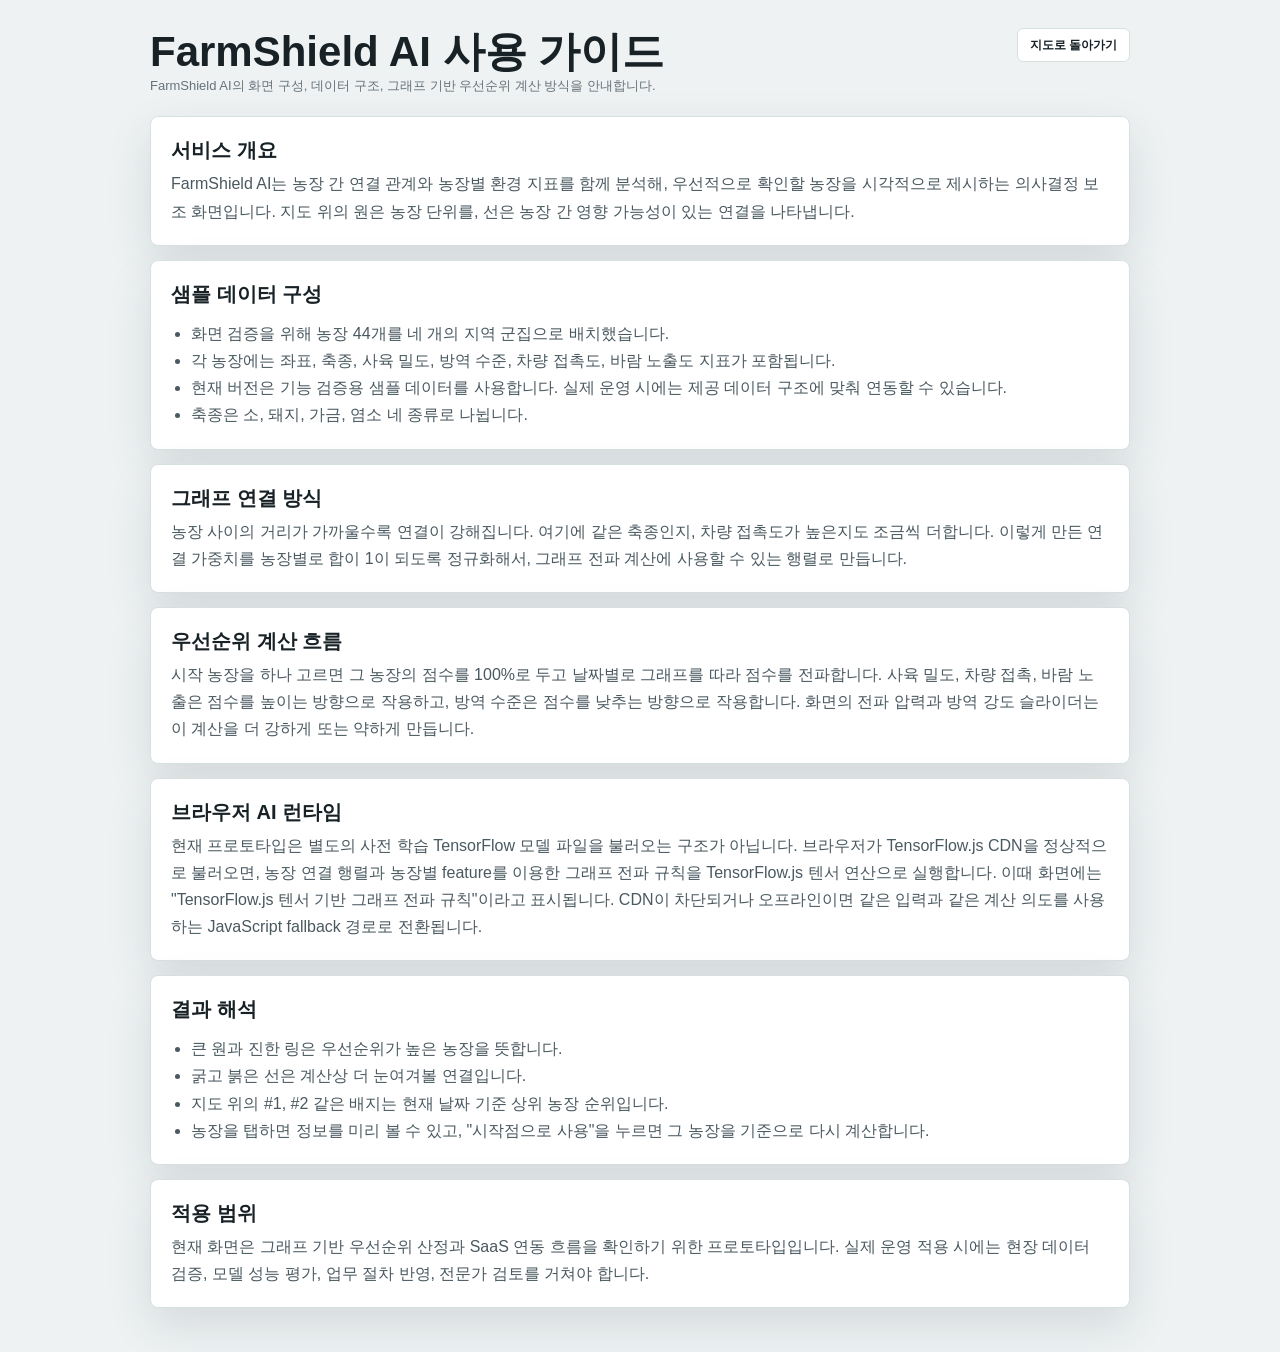
<file: help.html>
<!doctype html>
<html lang="ko">
  <head>
    <meta charset="UTF-8" />
    <meta name="viewport" content="width=device-width, initial-scale=1.0" />
    <title>FarmShield AI 도움말</title>
    <link rel="stylesheet" href="./styles.css" />
  </head>
  <body>
    <main class="help-shell">
      <header class="help-header">
        <div>
          <h1>FarmShield AI 사용 가이드</h1>
          <p class="note">FarmShield AI의 화면 구성, 데이터 구조, 그래프 기반 우선순위 계산 방식을 안내합니다.</p>
        </div>
        <a class="utility-link" href="./index.html">지도로 돌아가기</a>
      </header>

      <section class="help-grid">
        <article class="help-card">
          <h2>서비스 개요</h2>
          <p>
            FarmShield AI는 농장 간 연결 관계와 농장별 환경 지표를 함께 분석해, 우선적으로 확인할
            농장을 시각적으로 제시하는 의사결정 보조 화면입니다. 지도 위의 원은 농장 단위를, 선은 농장
            간 영향 가능성이 있는 연결을 나타냅니다.
          </p>
        </article>

        <article class="help-card">
          <h2>샘플 데이터 구성</h2>
          <ul>
            <li>화면 검증을 위해 농장 44개를 네 개의 지역 군집으로 배치했습니다.</li>
            <li>각 농장에는 좌표, 축종, 사육 밀도, 방역 수준, 차량 접촉도, 바람 노출도 지표가 포함됩니다.</li>
            <li>현재 버전은 기능 검증용 샘플 데이터를 사용합니다. 실제 운영 시에는 제공 데이터 구조에 맞춰 연동할 수 있습니다.</li>
            <li>축종은 소, 돼지, 가금, 염소 네 종류로 나뉩니다.</li>
          </ul>
        </article>

        <article class="help-card">
          <h2>그래프 연결 방식</h2>
          <p>
            농장 사이의 거리가 가까울수록 연결이 강해집니다. 여기에 같은 축종인지, 차량 접촉도가 높은지도
            조금씩 더합니다. 이렇게 만든 연결 가중치를 농장별로 합이 1이 되도록 정규화해서, 그래프 전파 계산에
            사용할 수 있는 행렬로 만듭니다.
          </p>
        </article>

        <article class="help-card">
          <h2>우선순위 계산 흐름</h2>
          <p>
            시작 농장을 하나 고르면 그 농장의 점수를 100%로 두고 날짜별로 그래프를 따라 점수를 전파합니다.
            사육 밀도, 차량 접촉, 바람 노출은 점수를 높이는 방향으로 작용하고, 방역 수준은 점수를 낮추는
            방향으로 작용합니다. 화면의 전파 압력과 방역 강도 슬라이더는 이 계산을 더 강하게 또는 약하게
            만듭니다.
          </p>
        </article>

        <article class="help-card">
          <h2>브라우저 AI 런타임</h2>
          <p>
            현재 프로토타입은 별도의 사전 학습 TensorFlow 모델 파일을 불러오는 구조가 아닙니다. 브라우저가
            TensorFlow.js CDN을 정상적으로 불러오면, 농장 연결 행렬과 농장별 feature를 이용한 그래프 전파
            규칙을 TensorFlow.js 텐서 연산으로 실행합니다. 이때 화면에는 "TensorFlow.js 텐서 기반 그래프
            전파 규칙"이라고 표시됩니다. CDN이 차단되거나 오프라인이면 같은 입력과 같은 계산 의도를 사용하는
            JavaScript fallback 경로로 전환됩니다.
          </p>
        </article>

        <article class="help-card">
          <h2>결과 해석</h2>
          <ul>
            <li>큰 원과 진한 링은 우선순위가 높은 농장을 뜻합니다.</li>
            <li>굵고 붉은 선은 계산상 더 눈여겨볼 연결입니다.</li>
            <li>지도 위의 #1, #2 같은 배지는 현재 날짜 기준 상위 농장 순위입니다.</li>
            <li>농장을 탭하면 정보를 미리 볼 수 있고, "시작점으로 사용"을 누르면 그 농장을 기준으로 다시 계산합니다.</li>
          </ul>
        </article>

        <article class="help-card">
          <h2>적용 범위</h2>
          <p>
            현재 화면은 그래프 기반 우선순위 산정과 SaaS 연동 흐름을 확인하기 위한 프로토타입입니다.
            실제 운영 적용 시에는 현장 데이터 검증, 모델 성능 평가, 업무 절차 반영, 전문가 검토를 거쳐야 합니다.
          </p>
        </article>
      </section>
    </main>
  </body>
</html>
</file>
<file: styles.css>
:root {
  --bg: #eef2f3;
  --ink: #172126;
  --muted: #66727a;
  --line: #d8e0df;
  --panel: #ffffff;
  --accent: #167b68;
  --accent-2: #f4b841;
  --danger: #d94b3d;
  --watch: #f0a429;
  --safe: #4b9a74;
  --infected: #1f2528;
  --shadow: 0 18px 45px rgba(34, 52, 59, 0.12);
}

* {
  box-sizing: border-box;
}

body {
  margin: 0;
  min-height: 100vh;
  background: var(--bg);
  color: var(--ink);
  font-family: Arial, "Noto Sans KR", sans-serif;
}

button,
input,
select {
  font: inherit;
}

.shell {
  display: grid;
  grid-template-columns: 280px 1fr;
  min-height: 100vh;
}

.sidebar {
  position: sticky;
  top: 0;
  height: 100vh;
  display: flex;
  flex-direction: column;
  gap: 18px;
  padding: 24px;
  background: #f8faf9;
  border-right: 1px solid var(--line);
}

.brand {
  display: flex;
  align-items: center;
  gap: 12px;
  min-height: 58px;
}

.brand-mark {
  display: grid;
  place-items: center;
  width: 44px;
  height: 44px;
  border-radius: 8px;
  background: var(--accent);
  color: #fff;
  font-weight: 800;
}

h1,
h2,
p {
  margin: 0;
}

h1 {
  font-size: 20px;
  line-height: 1.15;
}

h2 {
  font-size: 24px;
  margin-bottom: 6px;
}

.brand p,
.topbar p,
.note,
.muted {
  color: var(--muted);
  font-size: 13px;
  line-height: 1.55;
}

.panel {
  background: var(--panel);
  border: 1px solid var(--line);
  border-radius: 8px;
  padding: 16px;
  box-shadow: 0 10px 25px rgba(42, 58, 61, 0.06);
}

.panel-title {
  display: flex;
  align-items: center;
  justify-content: space-between;
  gap: 12px;
  margin-bottom: 14px;
  font-size: 15px;
  font-weight: 700;
}

.compact {
  margin-top: auto;
}

.scenario-board {
  margin-bottom: 16px;
  padding: 14px 16px 16px;
}

.scenario-board .panel-title {
  margin-bottom: 10px;
}

.control-grid {
  display: grid;
  grid-template-columns: minmax(150px, 0.75fr) repeat(3, minmax(150px, 1fr));
  gap: 12px;
  align-items: end;
}

label {
  display: grid;
  gap: 8px;
  margin-top: 0;
  color: #334047;
  font-size: 13px;
  font-weight: 700;
}

select,
input[type="range"] {
  width: 100%;
}

select {
  min-height: 38px;
  border: 1px solid var(--line);
  border-radius: 6px;
  padding: 0 10px;
  background: #fff;
  color: var(--ink);
}

output {
  justify-self: end;
  color: var(--muted);
  font-size: 12px;
  font-weight: 700;
}

button {
  min-height: 38px;
  border: 1px solid var(--line);
  border-radius: 6px;
  background: #fff;
  color: var(--ink);
  cursor: pointer;
}

button:hover {
  border-color: #a9b9b6;
}

.primary {
  border-color: var(--accent);
  background: var(--accent);
  color: #fff;
  font-weight: 800;
}

.icon-btn {
  display: grid;
  place-items: center;
  width: 34px;
  min-height: 34px;
  padding: 0;
  font-size: 18px;
  line-height: 1;
}

.scenario-reset {
  min-height: 34px;
  padding: 0 10px;
  border-radius: 6px;
  font-size: 12px;
  font-weight: 800;
  white-space: nowrap;
}

.badge {
  border-radius: 999px;
  background: #e5f3ef;
  color: var(--accent);
  padding: 5px 9px;
  font-size: 11px;
  font-weight: 800;
}

.badge.running {
  background: #fff4d8;
  color: #8b5f00;
}

.badge.done {
  background: #e5f3ef;
  color: var(--accent);
}

.model-detail {
  min-height: 42px;
  margin-bottom: 12px;
  border: 1px solid #dbe6e3;
  border-radius: 6px;
  background: #f4f8f6;
  padding: 10px;
  color: #334047;
  font-size: 13px;
  line-height: 1.45;
}

.workspace {
  display: flex;
  flex-direction: column;
  min-width: 0;
  padding: 24px;
}

.topbar {
  position: relative;
  display: flex;
  align-items: center;
  justify-content: space-between;
  gap: 20px;
  margin-bottom: 20px;
}

.utility-actions {
  position: fixed;
  top: 24px;
  right: 24px;
  z-index: 20;
  display: flex;
  justify-content: flex-end;
  gap: 8px;
}

.utility-link {
  display: inline-grid;
  place-items: center;
  min-height: 34px;
  border: 1px solid var(--line);
  border-radius: 6px;
  background: #fff;
  color: var(--ink);
  padding: 0 12px;
  font-size: 12px;
  font-weight: 800;
  text-decoration: none;
}

.utility-link:hover {
  border-color: #a9b9b6;
}

.status-strip {
  display: grid;
  grid-template-columns: repeat(3, minmax(105px, 1fr));
  gap: 10px;
}

.status-strip div {
  min-height: 62px;
  border: 1px solid var(--line);
  border-radius: 8px;
  background: #fff;
  padding: 10px 12px;
}

.status-strip strong {
  display: block;
  font-size: 22px;
}

.status-strip span {
  color: var(--muted);
  font-size: 12px;
}

.content-grid {
  display: grid;
  grid-template-columns: minmax(520px, 1fr) 420px;
  gap: 20px;
  align-items: start;
  min-height: 0;
}

.map-panel {
  position: relative;
  overflow: hidden;
  width: 100%;
  aspect-ratio: 980 / 620;
  border: 1px solid var(--line);
  border-radius: 8px;
  background: #dfe9e6;
  box-shadow: var(--shadow);
}

canvas {
  display: block;
  width: 100%;
  height: 100%;
  aspect-ratio: 980 / 620;
}

.legend {
  position: absolute;
  left: 16px;
  bottom: 16px;
  display: flex;
  flex-wrap: wrap;
  gap: 10px;
  border: 1px solid rgba(255, 255, 255, 0.7);
  border-radius: 8px;
  background: rgba(255, 255, 255, 0.86);
  padding: 10px;
  font-size: 12px;
  font-weight: 700;
}

.legend span {
  display: inline-flex;
  align-items: center;
  gap: 6px;
}

.legend i {
  width: 12px;
  height: 12px;
  border-radius: 50%;
}

.safe { background: var(--safe); }
.watch { background: var(--watch); }
.danger { background: var(--danger); }
.infected,
.source { background: var(--infected); }

.farm-tooltip {
  position: absolute;
  z-index: 2;
  width: 176px;
  border: 1px solid rgba(23, 33, 38, 0.14);
  border-radius: 8px;
  background: rgba(255, 255, 255, 0.96);
  box-shadow: 0 12px 28px rgba(23, 33, 38, 0.16);
  padding: 10px;
  color: var(--ink);
  pointer-events: auto;
}

.farm-tooltip strong,
.farm-tooltip span,
.farm-tooltip small {
  display: block;
}

.farm-tooltip strong {
  font-size: 13px;
}

.farm-tooltip span {
  margin-top: 4px;
  color: var(--muted);
  font-size: 12px;
  font-weight: 700;
}

.farm-tooltip small {
  margin-top: 6px;
  color: #4a5960;
  font-size: 11px;
  line-height: 1.35;
}

.farm-tooltip button {
  width: 100%;
  min-height: 32px;
  margin-top: 9px;
  border-color: var(--accent);
  background: var(--accent);
  color: #fff;
  font-size: 12px;
  font-weight: 800;
}

.side-stack {
  display: grid;
  grid-template-rows: minmax(320px, 0.8fr) minmax(250px, 0.7fr);
  gap: 20px;
  min-height: 620px;
}

.table-panel,
.api-panel {
  min-height: 0;
  overflow: hidden;
}

table {
  width: 100%;
  border-collapse: collapse;
  font-size: 13px;
}

th,
td {
  border-bottom: 1px solid #edf1f0;
  padding: 10px 6px;
  text-align: left;
}

th {
  color: var(--muted);
  font-size: 12px;
}

.risk-pill {
  display: inline-block;
  min-width: 52px;
  border-radius: 999px;
  padding: 5px 8px;
  color: #fff;
  text-align: center;
  font-weight: 800;
}

pre {
  height: calc(100% - 42px);
  overflow: auto;
  margin: 0;
  border-radius: 6px;
  background: #152024;
  color: #dce9e4;
  padding: 14px;
  font-size: 12px;
  line-height: 1.5;
}

@media (max-width: 1120px) {
  .shell {
    grid-template-columns: 1fr;
  }

  .sidebar {
    position: static;
    height: auto;
    border-right: 0;
    border-bottom: 1px solid var(--line);
  }

  .control-grid {
    grid-template-columns: repeat(2, minmax(220px, 1fr));
  }

  .content-grid,
  .topbar {
    grid-template-columns: 1fr;
    flex-direction: column;
    align-items: stretch;
  }

  .side-stack {
    grid-template-rows: auto auto;
  }
}

@media (max-width: 680px) {
  .workspace,
  .sidebar {
    padding: 16px;
  }

  .status-strip {
    grid-template-columns: 1fr;
  }

  .control-grid {
    grid-template-columns: 1fr;
  }

  .utility-actions {
    position: static;
    justify-content: flex-start;
    margin-bottom: 8px;
  }
}

.help-shell {
  width: min(980px, calc(100% - 32px));
  margin: 0 auto;
  padding: 28px 0 44px;
}

.help-header {
  display: flex;
  align-items: flex-start;
  justify-content: space-between;
  gap: 20px;
  margin-bottom: 20px;
}

.help-header h1 {
  font-size: clamp(28px, 5vw, 42px);
}

.help-grid {
  display: grid;
  gap: 14px;
}

.help-card {
  border: 1px solid var(--line);
  border-radius: 8px;
  background: var(--panel);
  box-shadow: var(--shadow);
  padding: 20px;
}

.help-card h2 {
  font-size: 20px;
}

.help-card p,
.help-card li {
  color: #4a5960;
  line-height: 1.7;
}

.help-card ul {
  margin: 12px 0 0;
  padding-left: 20px;
}
</file>
